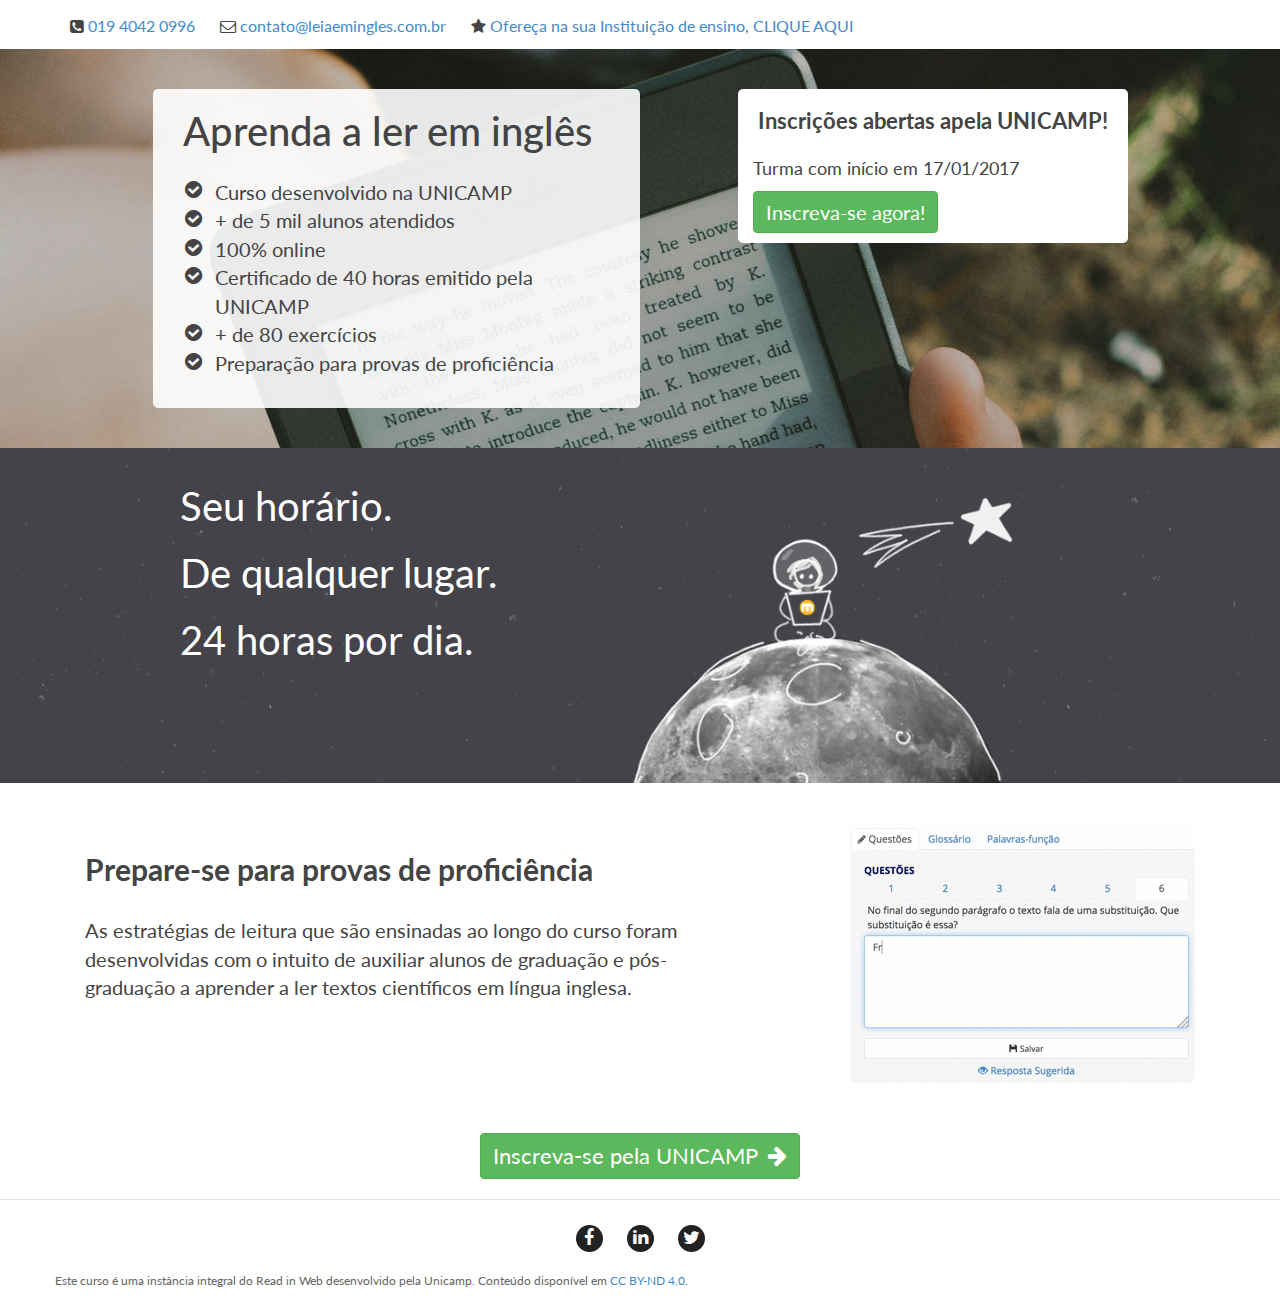
<file: index.html>
<!DOCTYPE html>
<html lang="en">
  <head>
    <meta charset="utf-8">
    <meta http-equiv="X-UA-Compatible" content="IE=edge">
    <meta name="viewport" content="width=device-width, initial-scale=1">
    <title>Leia em inglês</title>
    <link rel="shortcut icon" type="image/png" href="favicon.png"/>
    <link href='https://fonts.googleapis.com/css?family=Lato:400,700' rel='stylesheet' type='text/css'>

    <meta name="description" content="Aprenda a ler em inglês com um curso 100% online desenvolvido na UNICAMP.">
    <meta property="og:title" content="Curso online Leia em Inglês">
    <meta property="og:image" content="https://raw.githubusercontent.com/mupi/leiaemingles/master/img/LeI.png">
    <meta property="og:description" content="Aprenda a ler em inglês com um curso 100% online desenvolvido na UNICAMP.">

    <!-- Bootstrap -->
    <link href="bootstrap/css/bootstrap.min.css" rel="stylesheet">
    <link href="font-awesome-4.1.0/css/font-awesome.min.css" rel="stylesheet">
    <link href="css/classic-10_7.css" rel="stylesheet" type="text/css">

    <link href="css/main.css" rel="stylesheet">

    <!-- HTML5 Shim and Respond.js IE8 support of HTML5 elements and media queries -->
    <!-- WARNING: Respond.js doesn't work if you view the page via file:// -->
    <!--[if lt IE 9]>
      <script src="https://oss.maxcdn.com/libs/html5shiv/3.7.0/html5shiv.js"></script>
      <script src="https://oss.maxcdn.com/libs/respond.js/1.4.2/respond.min.js"></script>
    <![endif]-->

    <!--Start of Zopim Live Chat Script-->
    <script type="text/javascript">
    window.$zopim||(function(d,s){var z=$zopim=function(c){z._.push(c)},$=z.s=
    d.createElement(s),e=d.getElementsByTagName(s)[0];z.set=function(o){z.set.
    _.push(o)};z._=[];z.set._=[];$.async=!0;$.setAttribute("charset","utf-8");
    $.src="//v2.zopim.com/?4FZk1cKhzubV3q8cKtCfWqrzfSGTS4uh";z.t=+new Date;$.
    type="text/javascript";e.parentNode.insertBefore($,e)})(document,"script");
    </script>
    <!--End of Zopim Live Chat Script-->

    <!-- Facebook Pixel Code -->
    <script>
    !function(f,b,e,v,n,t,s){if(f.fbq)return;n=f.fbq=function(){n.callMethod?
    n.callMethod.apply(n,arguments):n.queue.push(arguments)};if(!f._fbq)f._fbq=n;
    n.push=n;n.loaded=!0;n.version='2.0';n.queue=[];t=b.createElement(e);t.async=!0;
    t.src=v;s=b.getElementsByTagName(e)[0];s.parentNode.insertBefore(t,s)}(window,
    document,'script','https://connect.facebook.net/en_US/fbevents.js');

    fbq('init', '214508678965951');
    fbq('track', "PageView");

    function mailChimpBtn() {
      let email = document.getElementById('mce-EMAIL').value;
      window._fbq.push(['track', 'Lead - submitted email to mailchimp',{'email': email}]);
    }

    </script>
    <noscript><img height="1" width="1" style="display:none"
    src="https://www.facebook.com/tr?id=214508678965951&ev=PageView&noscript=1"
    /></noscript>
    <!-- End Facebook Pixel Code -->

  </head>
  <body>
    <!-- facebook like plugin -->
    <div id="fb-root"></div>
    <script>(function(d, s, id) {
      var js, fjs = d.getElementsByTagName(s)[0];
      if (d.getElementById(id)) return;
      js = d.createElement(s); js.id = id;
      js.src = "//connect.facebook.net/en_US/sdk.js#xfbml=1&appId=292772274170801&version=v2.0";
      fjs.parentNode.insertBefore(js, fjs);
    }(document, 'script', 'facebook-jssdk'));</script>
    <!-- end facebook plugin -->

    <nav class="container contact">
      <span><i class="fa fa-phone-square" aria-hidden="true"></i> <a href="tel:+5519404209960">019 4042 0996</a></span>
      <span><i class="fa fa-envelope-o" aria-hidden="true"></i> <a href="mailto:contato@leiaemingles.com.br?subject=Contato%20do%20site">contato@leiaemingles.com.br</a></span>
      <span class="text-uppercase"><i class="fa fa-star" aria-hidden="true"></i> <a href="instituicoes.html">Ofereça na sua Instituição de ensino, CLIQUE AQUI</a></span>
    </nav>
    <div class="first-row">
      <div class="container">
          <div class="row">
              <div class="col-sm-5 col-sm-offset-1 advantages">
                <h1>
                  Aprenda a ler em inglês
                </h1>
                <ul class="fa-ul">
                  <li><i class="fa-li fa fa-check-circle"></i>Curso desenvolvido na UNICAMP</li>
                  <li><i class="fa-li fa fa-check-circle"></i>+ de 5 mil alunos atendidos</li>
                  <li><i class="fa-li fa fa-check-circle"></i>100% online</li>
                  <li><i class="fa-li fa fa-check-circle"></i>Certificado de 40 horas emitido pela UNICAMP</li>
                  <li><i class="fa-li fa fa-check-circle"></i>+ de 80 exercícios</li>
                  <li><i class="fa-li fa fa-check-circle"></i>Preparação para provas de proficiência</li>
                </ul>

                <!-- <img class="img-responsive gif-texto" src="img/texto.gif" alt="texto exemplo"> -->
              </div>
              <section class="col-sm-4  col-sm-offset-1" id="form-subscribe">
                  <h2 class="title text-center">Inscrições abertas apela UNICAMP!</h2>
                  <p>
                    Turma com início em 17/01/2017
                  </p>
                  <p>
                    <a class="btn btn-success" 
                       href="http://www.extecamp.unicamp.br/dados.asp?sigla=%8Eg%D5%C2%5E%E2%DF%97&of=%F7%10%A9">Inscreva-se agora!</a>
                  </p>
              </section>
          </div>
      </div>
    </div>
    <div class="bg-lua">
         <div class="container">
            <div class="col-sm-4 col-sm-offset-1">
                <p>Seu horário.</p>
                <p>De qualquer lugar.</p>
                <p>24 horas por dia.</p>
            </div>
            <div class="col-sm-6">
                <img class="pull-right img-responsive" src="img/lua.png" alt="Mupi logo">
            </div>
        </div>
    </div>
    <div class="container">
        <!-- <div class="row">
            <div class="col-sm-5 col-sm-offset-1">
                <h2 class="title">Curso reconhecido</h2>
                <p>
                  O curso Read in Web foi desenvolvido por uma equipe de professoras da UNICAMP e já atendeu a mais de <strong>5000</strong>
                  alunos!
                </p>
            </div>
            <div class="col-sm-5">
                <h2 class="title">Pratique enquanto aprende</h2>
                <p>
                  O curso possui mais de 80 exercícios para você praticar sua compreensão de textos
                  em inglês.
                </p>
            </div>
        </div> -->
        <div class="row proficiency">
            <section class="col-sm-7">
                <h2 class="title">Prepare-se para provas de proficiência</h2>
                <p>
                  As estratégias de leitura que são ensinadas ao longo do curso
                  foram desenvolvidas com o intuito de auxiliar alunos de graduação
                  e pós-graduação a aprender a ler textos científicos em língua inglesa.
                </p>
            </section>
            <section class="col-sm-5">
                <p class="pull-right">
                    <img class="img-rounded img-responsive" src="img/freud.gif" alt="Questão sendo feita">
                </p>
            </section>
        </div>
        <div class="row text-center enroll">
            <a class="btn btn-success"
                href="http://www.extecamp.unicamp.br/dados.asp?sigla=%8Eg%D5%C2%5E%E2%DF%97&of=%F7%10%A9">Inscreva-se pela UNICAMP
                <i class="fa fa-arrow-right"></i>
            </a>
        </div>
    </div>
    <footer>
        <div class="container">
            <div class="row">
                <ul class="text-center col-lg-12 nav-social-icons">
                  <li>
                    <a class="fb" href="http://www.facebook.com/escolamupi" target="_blank" title="facebook">
                        <i class="fa fa-facebook"></i>
                    </a>
                  </li>
                  <li>
                    <a class="ln" href="http://www.linkedin.com/company/mupi" target="_blank" title="linkedin">
                        <i class="fa fa-linkedin"></i>
                    </a>
                  </li>
                  <li>
                    <a class="tw" href="https://twitter.com/escolamupi" target="_blank" title="twitter">
                        <i class="fa fa-twitter"></i>
                    </a>
                  </li>
                </ul>
                <p class="credits">
                  Este curso é uma instância integral do Read in Web
                  desenvolvido pela Unicamp. Conteúdo disponível em
                  <a href="https://creativecommons.org/licenses/by-nd/4.0/" target="_blank">CC BY-ND 4.0</a>.
                </p>
            </div>
        </div>
    </footer>

    <script src="https://ajax.googleapis.com/ajax/libs/jquery/1.11.0/jquery.min.js"></script>
    <script>
      (function(i,s,o,g,r,a,m){i['GoogleAnalyticsObject']=r;i[r]=i[r]||function(){
      (i[r].q=i[r].q||[]).push(arguments)},i[r].l=1*new Date();a=s.createElement(o),
      m=s.getElementsByTagName(o)[0];a.async=1;a.src=g;m.parentNode.insertBefore(a,m)
      })(window,document,'script','https://www.google-analytics.com/analytics.js','ga');

      ga('create', 'UA-60772693-3', 'auto');
      ga('send', 'pageview');

    </script>
  </body>
</html>
</file>
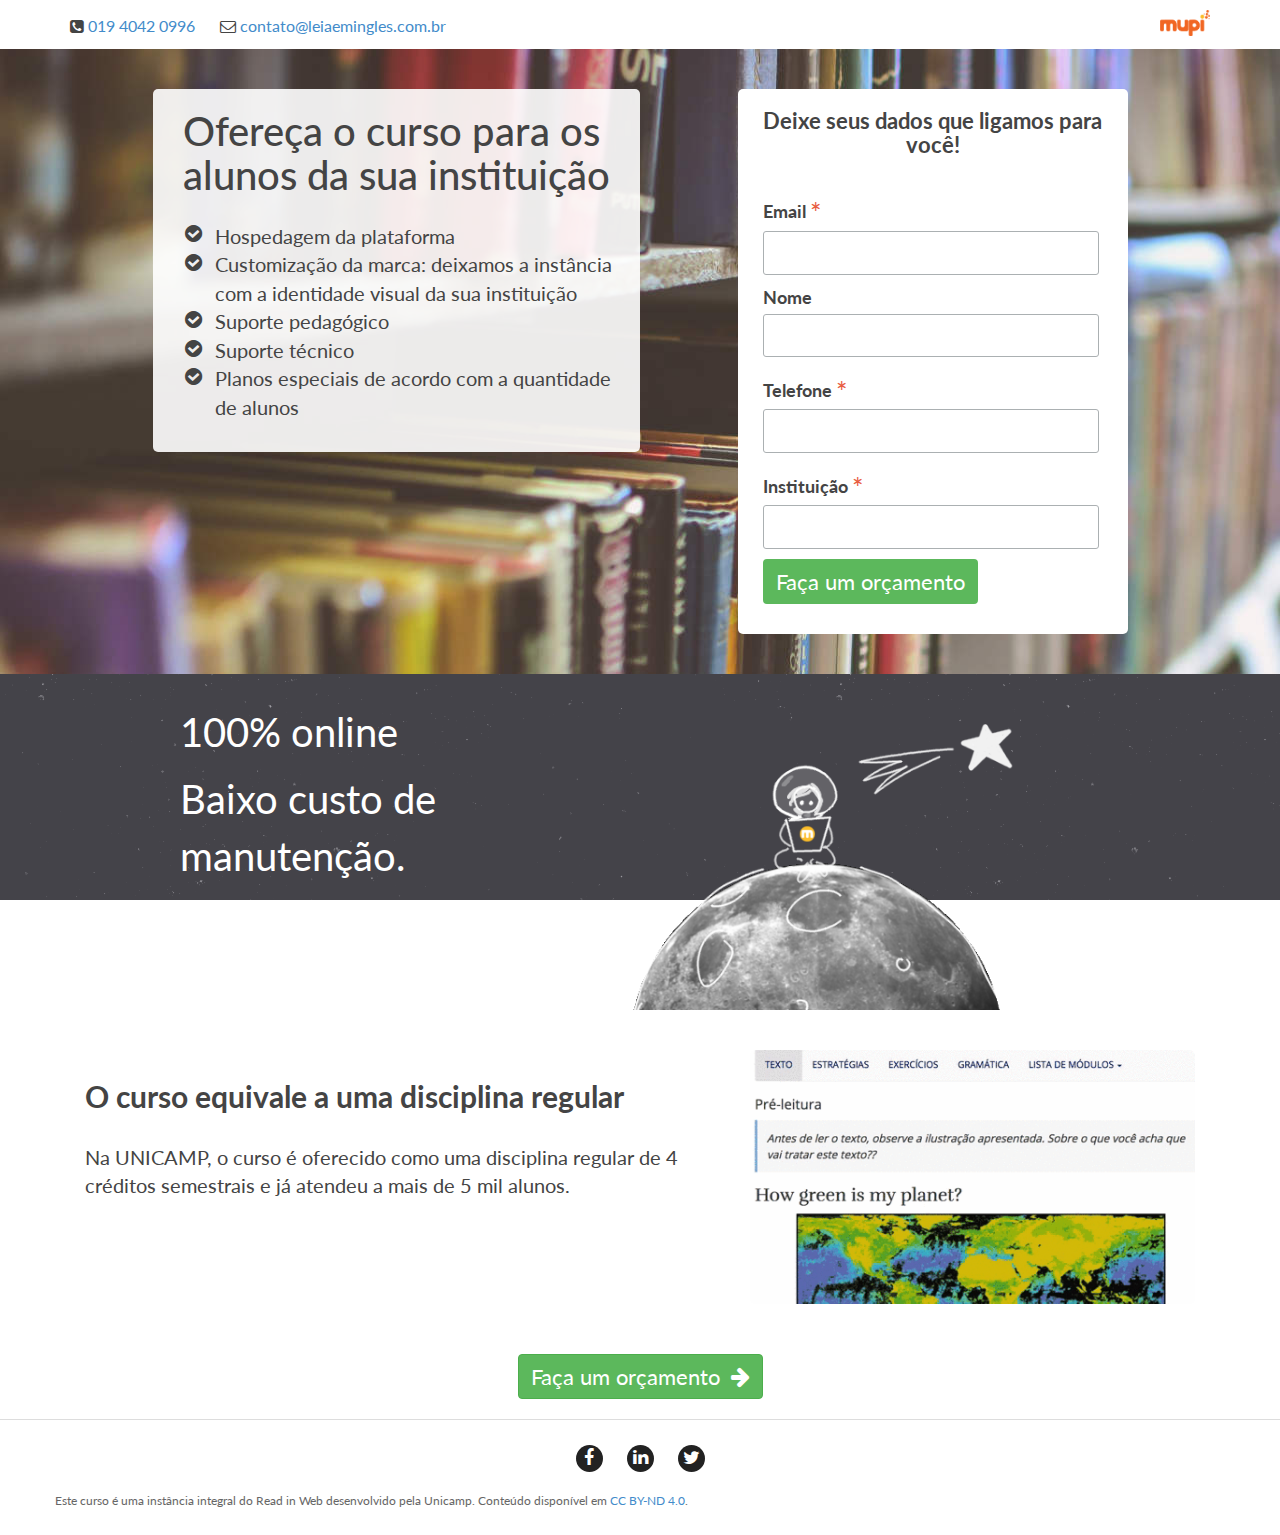
<file: instituicoes.html>
<!DOCTYPE html>
<html lang="en">
  <head>
    <meta charset="utf-8">
    <meta http-equiv="X-UA-Compatible" content="IE=edge">
    <meta name="viewport" content="width=device-width, initial-scale=1">
    <title>Leia em inglês</title>
    <link rel="shortcut icon" type="image/png" href="favicon.png"/>
    <link href='https://fonts.googleapis.com/css?family=Lato:400,700' rel='stylesheet' type='text/css'>
    <!-- Bootstrap -->
    <link href="bootstrap/css/bootstrap.min.css" rel="stylesheet">
    <link href="font-awesome-4.1.0/css/font-awesome.min.css" rel="stylesheet">
    <link href="css/classic-10_7.css" rel="stylesheet" type="text/css">
    <link href="css/main.css" rel="stylesheet">

    <!-- HTML5 Shim and Respond.js IE8 support of HTML5 elements and media queries -->
    <!-- WARNING: Respond.js doesn't work if you view the page via file:// -->
    <!--[if lt IE 9]>
      <script src="https://oss.maxcdn.com/libs/html5shiv/3.7.0/html5shiv.js"></script>
      <script src="https://oss.maxcdn.com/libs/respond.js/1.4.2/respond.min.js"></script>
    <![endif]-->

    <!--Start of Zopim Live Chat Script-->
    <script type="text/javascript">
    window.$zopim||(function(d,s){var z=$zopim=function(c){z._.push(c)},$=z.s=
    d.createElement(s),e=d.getElementsByTagName(s)[0];z.set=function(o){z.set.
    _.push(o)};z._=[];z.set._=[];$.async=!0;$.setAttribute("charset","utf-8");
    $.src="//v2.zopim.com/?4FZk1cKhzubV3q8cKtCfWqrzfSGTS4uh";z.t=+new Date;$.
    type="text/javascript";e.parentNode.insertBefore($,e)})(document,"script");
    </script>
    <!--End of Zopim Live Chat Script-->

    <!-- Facebook Pixel Code -->
    <script>
    !function(f,b,e,v,n,t,s){if(f.fbq)return;n=f.fbq=function(){n.callMethod?
    n.callMethod.apply(n,arguments):n.queue.push(arguments)};if(!f._fbq)f._fbq=n;
    n.push=n;n.loaded=!0;n.version='2.0';n.queue=[];t=b.createElement(e);t.async=!0;
    t.src=v;s=b.getElementsByTagName(e)[0];s.parentNode.insertBefore(t,s)}(window,
    document,'script','https://connect.facebook.net/en_US/fbevents.js');

    fbq('init', '214508678965951');
    fbq('track', "PageView");

    function mailChimpBtn() {
      let email = document.getElementById('mce-EMAIL').value;
      window._fbq.push(['track', 'Lead - submitted email to mailchimp',{'email': email}]);
    }

    </script>
    <noscript><img height="1" width="1" style="display:none"
    src="https://www.facebook.com/tr?id=214508678965951&ev=PageView&noscript=1"
    /></noscript>
    <!-- End Facebook Pixel Code -->

  </head>
  <body>
    <!-- facebook like plugin -->
    <div id="fb-root"></div>
    <script>(function(d, s, id) {
      var js, fjs = d.getElementsByTagName(s)[0];
      if (d.getElementById(id)) return;
      js = d.createElement(s); js.id = id;
      js.src = "//connect.facebook.net/en_US/sdk.js#xfbml=1&appId=292772274170801&version=v2.0";
      fjs.parentNode.insertBefore(js, fjs);
    }(document, 'script', 'facebook-jssdk'));</script>
    <!-- end facebook plugin -->

    <nav class="container contact">
      <span><i class="fa fa-phone-square" aria-hidden="true"></i> <a href="tel:+5519404209960">019 4042 0996</a></span>
      <span><i class="fa fa-envelope-o" aria-hidden="true"></i> <a href="mailto:contato@leiaemingles.com.br?subject=Contato%20do%20site">contato@leiaemingles.com.br</a></span>
      <a href="http://escolamupi.com.br" target="_blank"><img class="logo pull-right" src="img/logo.png" alt="Mupi logo"></a>
    </nav>
    <div class="first-row institution">
      <div class="container">
          <div class="row">
              <div class="col-sm-5 col-sm-offset-1 advantages">
                <h1>
                  Ofereça o curso para os alunos da sua instituição
                </h1>
                <ul class="fa-ul">
                  <li><i class="fa-li fa fa-check-circle"></i>Hospedagem da plataforma</li>
                  <li><i class="fa-li fa fa-check-circle"></i>Customização da marca: deixamos a instância com a
                  identidade visual da sua instituição</li>
                  <li><i class="fa-li fa fa-check-circle"></i>Suporte pedagógico</li>
                  <li><i class="fa-li fa fa-check-circle"></i>Suporte técnico</li>
                  <li><i class="fa-li fa fa-check-circle"></i>Planos especiais de acordo com a quantidade de alunos</li>
                </ul>

                <!-- <img class="img-responsive gif-texto" src="img/texto.gif" alt="texto exemplo"> -->
              </div>
              <section class="col-sm-4  col-sm-offset-1" id="form-subscribe">
                  <h2 class="title text-center">Deixe seus dados que ligamos para você!</h2>
                  <p class="pull-right">
                    <!-- Begin MailChimp Signup Form -->
                    <style type="text/css">
                      #mc_embed_signup{background:#fff; clear:left;}
                      #mc_embed_signup .button{background-color: #5cb85c; padding: 0.2em 0.5em; border: solid 2px #5cb85c;font-size:1.2em;height: auto;}
                      #mc_embed_signup .button:hover{border-color: #47a447; background-color: #3ac162;}
                    	/* Add your own MailChimp form style overrides in your site stylesheet or in this style block.
                    	   We recommend moving this block and the preceding CSS link to the HEAD of your HTML file. */
                    </style>
                    <div id="mc_embed_signup">
                    <form action="//leiaemingles.us13.list-manage.com/subscribe/post?u=cdffa742756184bce095fb718&amp;id=77367e92f3" method="post" id="mc-embedded-subscribe-form" name="mc-embedded-subscribe-form" class="validate" target="_blank" novalidate>
                        <div id="mc_embed_signup_scroll">
                    <div class="mc-field-group">
                    	<label for="mce-EMAIL">Email  <span class="asterisk">*</span>
                    </label>
                    	<input type="email" value="" name="EMAIL" class="required email" id="mce-EMAIL">
                    </div>
                    <div class="mc-field-group">
                    	<label for="mce-FNAME">Nome </label>
                    	<input type="text" value="" name="FNAME" class="" id="mce-FNAME">
                    </div>
                    <div class="mc-field-group">
                    	<label for="mce-PHONE">Telefone  <span class="asterisk">*</span>
                    </label>
                    	<input type="text" value="" name="PHONE" class="required" id="mce-PHONE">
                    </div>
                    <div class="mc-field-group">
                    	<label for="mce-INST">Instituição  <span class="asterisk">*</span>
                    </label>
                    	<input type="text" value="" name="INST" class="required" id="mce-INST">
                    </div>
                    	<div id="mce-responses" class="clear">
                    		<div class="response" id="mce-error-response" style="display:none"></div>
                    		<div class="response" id="mce-success-response" style="display:none"></div>
                    	</div>    <!-- real people should not fill this in and expect good things - do not remove this or risk form bot signups-->
                        <div style="position: absolute; left: -5000px;" aria-hidden="true"><input type="text" name="b_cdffa742756184bce095fb718_77367e92f3" tabindex="-1" value=""></div>
                        <div class="clear"><input type="submit" value="Faça um orçamento" name="subscribe" id="mc-embedded-subscribe" class="button"></div>
                        </div>
                    </form>
                    </div>
                    <script type='text/javascript' src='//s3.amazonaws.com/downloads.mailchimp.com/js/mc-validate.js'></script><script type='text/javascript'>(function($) {window.fnames = new Array(); window.ftypes = new Array();fnames[0]='EMAIL';ftypes[0]='email';fnames[1]='FNAME';ftypes[1]='text';fnames[3]='PHONE';ftypes[3]='text';fnames[2]='INST';ftypes[2]='text'; /**
                     * Translated default messages for the $ validation plugin.
                     * Locale: PT_PT
                     */
                    $.extend($.validator.messages, {
                    	required: "Campo de preenchimento obrigat&oacute;rio.",
                    	remote: "Por favor, corrija este campo.",
                    	email: "Por favor, introduza um endere&ccedil;o eletr&oacute;nico v&aacute;lido.",
                    	url: "Por favor, introduza um URL v&aacute;lido.",
                    	date: "Por favor, introduza uma data v&aacute;lida.",
                    	dateISO: "Por favor, introduza uma data v&aacute;lida (ISO).",
                    	number: "Por favor, introduza um n&uacute;mero v&aacute;lido.",
                    	digits: "Por favor, introduza apenas d&iacute;gitos.",
                    	creditcard: "Por favor, introduza um n&uacute;mero de cart&atilde;o de cr&eacute;dito v&aacute;lido.",
                    	equalTo: "Por favor, introduza de novo o mesmo valor.",
                    	accept: "Por favor, introduza um ficheiro com uma extens&atilde;o v&aacute;lida.",
                    	maxlength: $.validator.format("Por favor, n&atilde;o introduza mais do que {0} caracteres."),
                    	minlength: $.validator.format("Por favor, introduza pelo menos {0} caracteres."),
                    	rangelength: $.validator.format("Por favor, introduza entre {0} e {1} caracteres."),
                    	range: $.validator.format("Por favor, introduza um valor entre {0} e {1}."),
                    	max: $.validator.format("Por favor, introduza um valor menor ou igual a {0}."),
                    	min: $.validator.format("Por favor, introduza um valor maior ou igual a {0}.")
                    });}(jQuery));var $mcj = jQuery.noConflict(true);</script>
                    <!--End mc_embed_signup-->
                  </p>
              </section>
          </div>
      </div>
    </div>
    <div class="bg-lua">
         <div class="container">
            <div class="col-sm-4 col-sm-offset-1">
                <p>100% online</p>
                <p>Baixo custo de manutenção.</p>
                <p>24 horas por dia.</p>
            </div>
            <div class="col-sm-6">
                <img class="pull-right img-responsive" src="img/lua.png" alt="Mupi logo">
            </div>
        </div>
    </div>
    <div class="container">
        <div class="row proficiency">
            <section class="col-sm-7">
                <h2 class="title">O curso equivale a uma disciplina regular</h2>
                <p>
                  Na UNICAMP, o curso é oferecido como uma disciplina regular de 4 créditos semestrais e já
                  atendeu a mais de 5 mil alunos.
                </p>
            </section>
            <section class="col-sm-5">
                <p class="pull-right">
                    <img class="img-rounded img-responsive" src="img/texto.gif" alt="Questão sendo feita">
                </p>
            </section>
        </div>
        <div class="row text-center enroll">
            <a class="btn btn-success"
                href="#form-subscribe">Faça um orçamento
                <i class="fa fa-arrow-right"></i>
            </a>
        </div>
    </div>
    <footer>
        <div class="container">
            <div class="row">
                <ul class="text-center col-lg-12 nav-social-icons">
                  <li>
                    <a class="fb" href="http://www.facebook.com/escolamupi" target="_blank" title="facebook">
                        <i class="fa fa-facebook"></i>
                    </a>
                  </li>
                  <li>
                    <a class="ln" href="http://www.linkedin.com/company/mupi" target="_blank" title="linkedin">
                        <i class="fa fa-linkedin"></i>
                    </a>
                  </li>
                  <li>
                    <a class="tw" href="https://twitter.com/escolamupi" target="_blank" title="twitter">
                        <i class="fa fa-twitter"></i>
                    </a>
                  </li>
                </ul>
                <p class="credits">
                  Este curso é uma instância integral do Read in Web
                  desenvolvido pela Unicamp. Conteúdo disponível em
                  <a href="https://creativecommons.org/licenses/by-nd/4.0/" target="_blank">CC BY-ND 4.0</a>.
                </p>
            </div>
        </div>
    </footer>

    <script src="https://ajax.googleapis.com/ajax/libs/jquery/1.11.0/jquery.min.js"></script>
    <script>
      (function(i,s,o,g,r,a,m){i['GoogleAnalyticsObject']=r;i[r]=i[r]||function(){
      (i[r].q=i[r].q||[]).push(arguments)},i[r].l=1*new Date();a=s.createElement(o),
      m=s.getElementsByTagName(o)[0];a.async=1;a.src=g;m.parentNode.insertBefore(a,m)
      })(window,document,'script','https://www.google-analytics.com/analytics.js','ga');

      ga('create', 'UA-60772693-3', 'auto');
      ga('send', 'pageview');

    </script>
  </body>
</html>
</file>
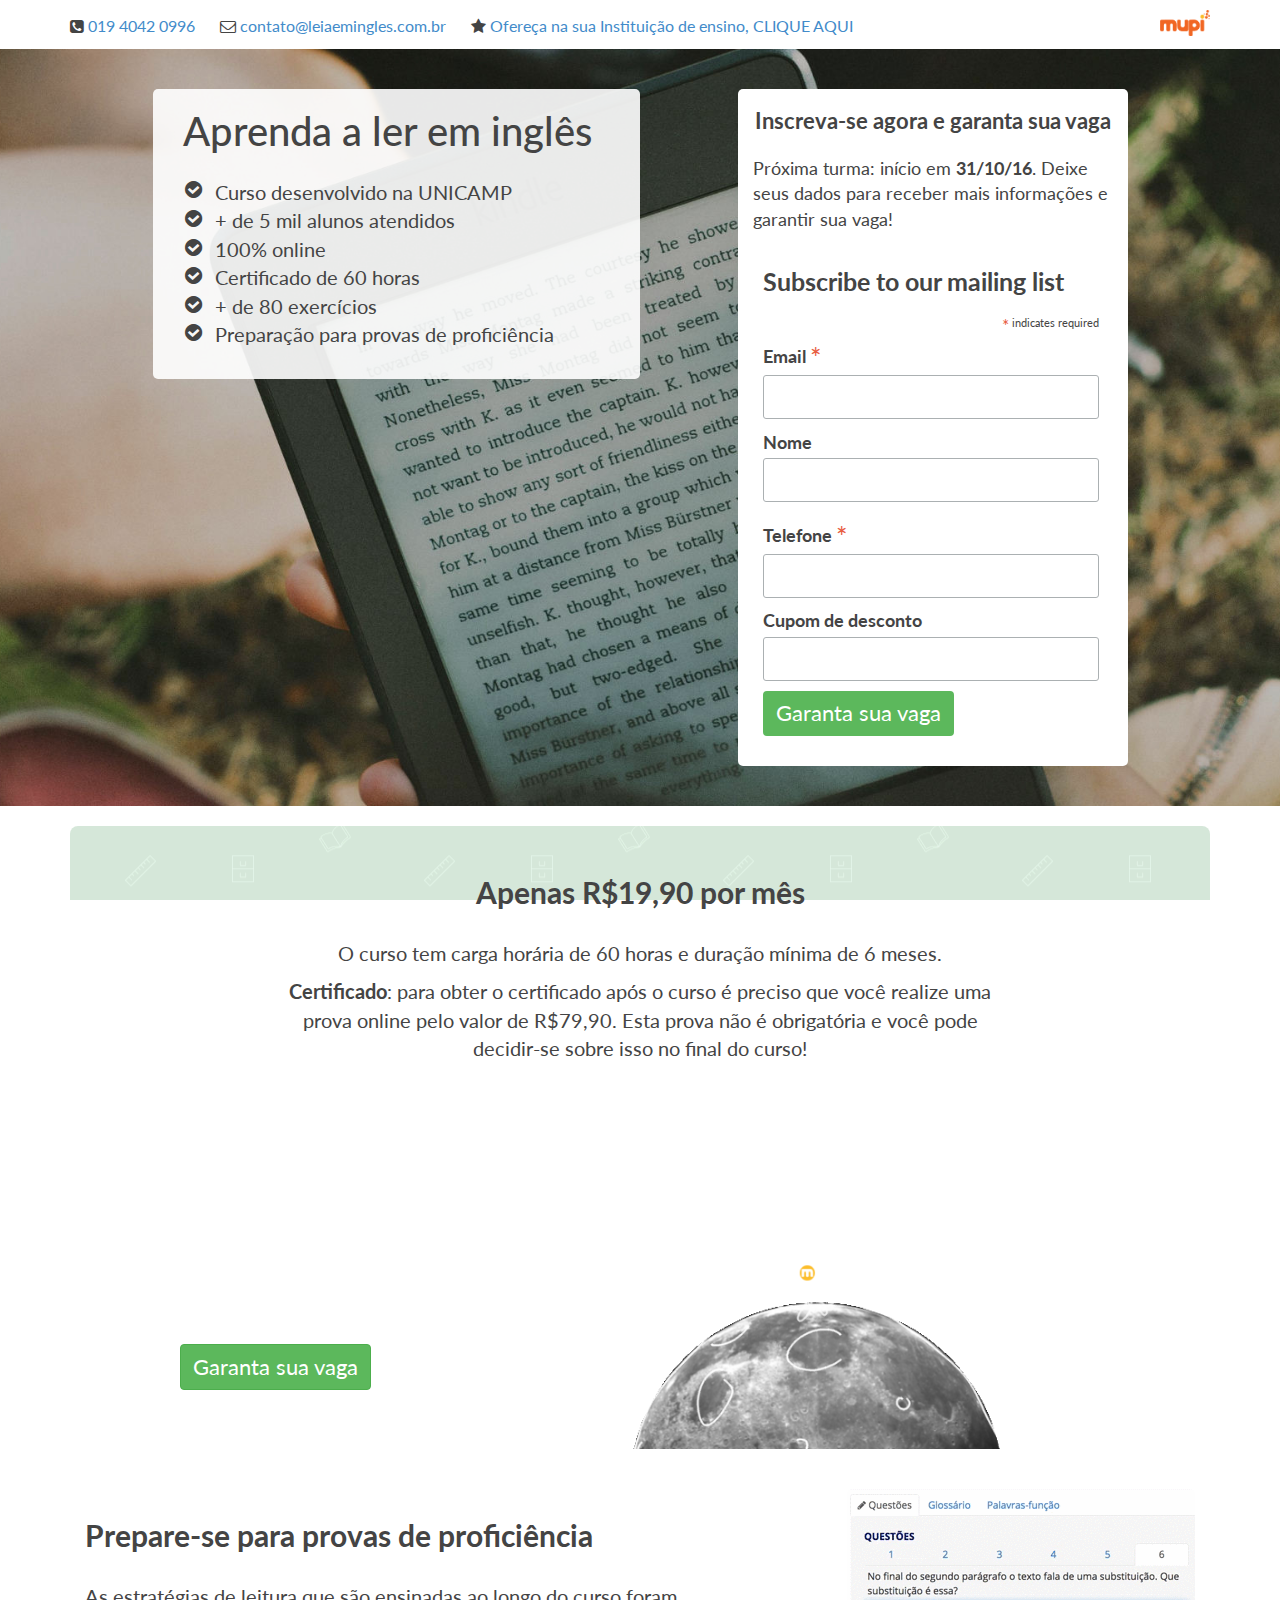
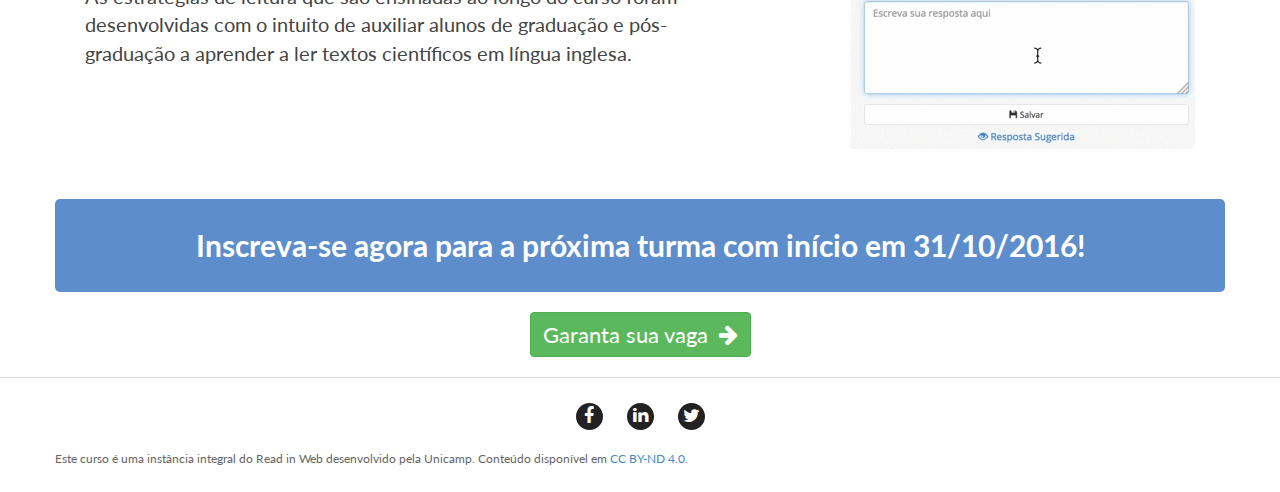
<file: multi.html>
<!DOCTYPE html>
<html lang="en">
  <head>
    <meta charset="utf-8">
    <meta http-equiv="X-UA-Compatible" content="IE=edge">
    <meta name="viewport" content="width=device-width, initial-scale=1">
    <title>Leia em inglês</title>
    <link rel="shortcut icon" type="image/png" href="favicon.png"/>
    <link href='https://fonts.googleapis.com/css?family=Lato:400,700' rel='stylesheet' type='text/css'>

    <meta name="description" content="Aprenda a ler em inglês com um curso 100% online desenvolvido na UNICAMP.">
    <meta property="og:title" content="Curso online Leia em Inglês">
    <meta property="og:image" content="https://raw.githubusercontent.com/mupi/leiaemingles/master/img/LeI.png">
    <meta property="og:description" content="Aprenda a ler em inglês com um curso 100% online desenvolvido na UNICAMP.">

    <!-- Bootstrap -->
    <link href="bootstrap/css/bootstrap.min.css" rel="stylesheet">
    <link href="font-awesome-4.1.0/css/font-awesome.min.css" rel="stylesheet">
    <link href="css/classic-10_7.css" rel="stylesheet" type="text/css">

    <link href="css/main.css" rel="stylesheet">

    <!-- HTML5 Shim and Respond.js IE8 support of HTML5 elements and media queries -->
    <!-- WARNING: Respond.js doesn't work if you view the page via file:// -->
    <!--[if lt IE 9]>
      <script src="https://oss.maxcdn.com/libs/html5shiv/3.7.0/html5shiv.js"></script>
      <script src="https://oss.maxcdn.com/libs/respond.js/1.4.2/respond.min.js"></script>
    <![endif]-->

    <!--Start of Zopim Live Chat Script-->
    <script type="text/javascript">
    window.$zopim||(function(d,s){var z=$zopim=function(c){z._.push(c)},$=z.s=
    d.createElement(s),e=d.getElementsByTagName(s)[0];z.set=function(o){z.set.
    _.push(o)};z._=[];z.set._=[];$.async=!0;$.setAttribute("charset","utf-8");
    $.src="//v2.zopim.com/?4FZk1cKhzubV3q8cKtCfWqrzfSGTS4uh";z.t=+new Date;$.
    type="text/javascript";e.parentNode.insertBefore($,e)})(document,"script");
    </script>
    <!--End of Zopim Live Chat Script-->

    <!-- Facebook Pixel Code -->
    <script>
    !function(f,b,e,v,n,t,s){if(f.fbq)return;n=f.fbq=function(){n.callMethod?
    n.callMethod.apply(n,arguments):n.queue.push(arguments)};if(!f._fbq)f._fbq=n;
    n.push=n;n.loaded=!0;n.version='2.0';n.queue=[];t=b.createElement(e);t.async=!0;
    t.src=v;s=b.getElementsByTagName(e)[0];s.parentNode.insertBefore(t,s)}(window,
    document,'script','https://connect.facebook.net/en_US/fbevents.js');

    fbq('init', '214508678965951');
    fbq('track', "PageView");

    function mailChimpBtn() {
      let email = document.getElementById('mce-EMAIL').value;
      window._fbq.push(['track', 'Lead - submitted email to mailchimp',{'email': email}]);
    }

    </script>
    <noscript><img height="1" width="1" style="display:none"
    src="https://www.facebook.com/tr?id=214508678965951&ev=PageView&noscript=1"
    /></noscript>
    <!-- End Facebook Pixel Code -->

  </head>
  <body>
    <!-- facebook like plugin -->
    <div id="fb-root"></div>
    <script>(function(d, s, id) {
      var js, fjs = d.getElementsByTagName(s)[0];
      if (d.getElementById(id)) return;
      js = d.createElement(s); js.id = id;
      js.src = "//connect.facebook.net/en_US/sdk.js#xfbml=1&appId=292772274170801&version=v2.0";
      fjs.parentNode.insertBefore(js, fjs);
    }(document, 'script', 'facebook-jssdk'));</script>
    <!-- end facebook plugin -->

    <nav class="container contact">
      <span><i class="fa fa-phone-square" aria-hidden="true"></i> <a href="tel:+5519404209960">019 4042 0996</a></span>
      <span><i class="fa fa-envelope-o" aria-hidden="true"></i> <a href="mailto:contato@leiaemingles.com.br?subject=Contato%20do%20site">contato@leiaemingles.com.br</a></span>
      <span class="text-uppercase"><i class="fa fa-star" aria-hidden="true"></i> <a href="instituicoes.html">Ofereça na sua Instituição de ensino, CLIQUE AQUI</a></span>
      <a href="http://escolamupi.com.br" target="_blank"><img class="logo pull-right" src="img/logo.png" alt="Mupi logo"></a>
    </nav>
    <div class="first-row">
      <div class="container">
          <div class="row">
              <div class="col-sm-5 col-sm-offset-1 advantages">
                <h1>
                  Aprenda a ler em inglês
                </h1>
                <ul class="fa-ul">
                  <li><i class="fa-li fa fa-check-circle"></i>Curso desenvolvido na UNICAMP</li>
                  <li><i class="fa-li fa fa-check-circle"></i>+ de 5 mil alunos atendidos</li>
                  <li><i class="fa-li fa fa-check-circle"></i>100% online</li>
                  <li><i class="fa-li fa fa-check-circle"></i>Certificado de 60 horas</li>
                  <li><i class="fa-li fa fa-check-circle"></i>+ de 80 exercícios</li>
                  <li><i class="fa-li fa fa-check-circle"></i>Preparação para provas de proficiência</li>
                </ul>

                <!-- <img class="img-responsive gif-texto" src="img/texto.gif" alt="texto exemplo"> -->
              </div>
              <section class="col-sm-4  col-sm-offset-1" id="form-subscribe">
                  <h2 class="title text-center">Inscreva-se agora e garanta sua vaga</h2>
                  <p>
                    Próxima turma: início em <strong>31/10/16</strong>. Deixe seus dados para receber
                    mais informações e garantir sua vaga!
                  </p>
                  <p class="pull-right">
                    <!-- Begin MailChimp Signup Form -->
                    <link href="//cdn-images.mailchimp.com/embedcode/classic-10_7.css" rel="stylesheet" type="text/css">
                    <style type="text/css">
                    #mc_embed_signup{background:#fff; clear:left;}
                    #mc_embed_signup .button{background-color: #5cb85c; padding: 0.2em 0.5em; border: solid 2px #5cb85c;font-size:1.2em;height: auto;}
                    #mc_embed_signup .button:hover{border-color: #47a447; background-color: #3ac162;}
                    /* Add your own MailChimp form style overrides in your site stylesheet or in this style block.
                       We recommend moving this block and the preceding CSS link to the HEAD of your HTML file. */
                    </style>
                    <div id="mc_embed_signup">
                    <form action="//leiaemingles.us13.list-manage.com/subscribe/post?u=cdffa742756184bce095fb718&amp;id=d28511924b" method="post" id="mc-embedded-subscribe-form" name="mc-embedded-subscribe-form" class="validate" target="_blank" novalidate>
                        <div id="mc_embed_signup_scroll">
                    	<h2>Subscribe to our mailing list</h2>
                    <div class="indicates-required"><span class="asterisk">*</span> indicates required</div>
                    <div class="mc-field-group">
                    	<label for="mce-EMAIL">Email  <span class="asterisk">*</span>
                    </label>
                    	<input type="email" value="" name="EMAIL" class="required email" id="mce-EMAIL">
                    </div>
                    <div class="mc-field-group">
                    	<label for="mce-FNAME">Nome </label>
                    	<input type="text" value="" name="FNAME" class="" id="mce-FNAME">
                    </div>
                    <div class="mc-field-group">
                    	<label for="mce-PHONE">Telefone  <span class="asterisk">*</span>
                    </label>
                    	<input type="text" value="" name="PHONE" class="required" id="mce-PHONE">
                    </div>
                    <div class="mc-field-group">
                    	<label for="mce-CUPOM">Cupom de desconto </label>
                    	<input type="text" value="" name="CUPOM" class="" id="mce-CUPOM">
                    </div>
                    	<div id="mce-responses" class="clear">
                    		<div class="response" id="mce-error-response" style="display:none"></div>
                    		<div class="response" id="mce-success-response" style="display:none"></div>
                    	</div>    <!-- real people should not fill this in and expect good things - do not remove this or risk form bot signups-->
                        <div style="position: absolute; left: -5000px;" aria-hidden="true"><input type="text" name="b_cdffa742756184bce095fb718_d28511924b" tabindex="-1" value=""></div>
                        <div class="clear"><input type="submit" value="Garanta sua vaga" name="subscribe" id="mc-embedded-subscribe" class="button"></div>
                        </div>
                    </form>
                    </div>
                    <script type='text/javascript' src='//s3.amazonaws.com/downloads.mailchimp.com/js/mc-validate.js'></script><script type='text/javascript'>(function($) {window.fnames = new Array(); window.ftypes = new Array();fnames[0]='EMAIL';ftypes[0]='email';fnames[1]='FNAME';ftypes[1]='text';fnames[3]='PHONE';ftypes[3]='text';fnames[2]='CUPOM';ftypes[2]='text'; /**
                     * Translated default messages for the $ validation plugin.
                     * Locale: PT_PT
                     */
                    $.extend($.validator.messages, {
                    	required: "Campo de preenchimento obrigat&oacute;rio.",
                    	remote: "Por favor, corrija este campo.",
                    	email: "Por favor, introduza um endere&ccedil;o eletr&oacute;nico v&aacute;lido.",
                    	url: "Por favor, introduza um URL v&aacute;lido.",
                    	date: "Por favor, introduza uma data v&aacute;lida.",
                    	dateISO: "Por favor, introduza uma data v&aacute;lida (ISO).",
                    	number: "Por favor, introduza um n&uacute;mero v&aacute;lido.",
                    	digits: "Por favor, introduza apenas d&iacute;gitos.",
                    	creditcard: "Por favor, introduza um n&uacute;mero de cart&atilde;o de cr&eacute;dito v&aacute;lido.",
                    	equalTo: "Por favor, introduza de novo o mesmo valor.",
                    	accept: "Por favor, introduza um ficheiro com uma extens&atilde;o v&aacute;lida.",
                    	maxlength: $.validator.format("Por favor, n&atilde;o introduza mais do que {0} caracteres."),
                    	minlength: $.validator.format("Por favor, introduza pelo menos {0} caracteres."),
                    	rangelength: $.validator.format("Por favor, introduza entre {0} e {1} caracteres."),
                    	range: $.validator.format("Por favor, introduza um valor entre {0} e {1}."),
                    	max: $.validator.format("Por favor, introduza um valor menor ou igual a {0}."),
                    	min: $.validator.format("Por favor, introduza um valor maior ou igual a {0}.")
                    });}(jQuery));var $mcj = jQuery.noConflict(true);</script>
                    <!--End mc_embed_signup-->
                  </p>
              </section>
          </div>
      </div>
    </div>
    <div class="container">
      <div class="row awards">
           <section class="col-sm-8 col-sm-offset-2 text-center">
              <h2 class="title">Apenas R$19,90 por mês</h2>
              <p>
                O curso tem carga horária de 60 horas e duração mínima de 6 meses.
              </p>
              <p>
                <strong>Certificado</strong>: para obter o certificado após o curso é preciso
                que você realize uma prova online pelo valor de R$79,90.
                Esta prova não é obrigatória e você pode decidir-se sobre isso no final do curso!
              </p>
          </section>
      </div>
    </div>
    <div class="bg-lua">
         <div class="container">
            <div class="col-sm-4 col-sm-offset-1">
                <p>Seu horário.</p>
                <p>De qualquer lugar.</p>
                <p>24 horas por dia.</p>
                <a class="btn btn-success" href="#form-subscribe">Garanta sua vaga</a>
            </div>
            <div class="col-sm-6">
                <img class="pull-right img-responsive" src="img/lua.png" alt="Mupi logo">
            </div>
        </div>
    </div>
    <div class="container">
        <!-- <div class="row">
            <div class="col-sm-5 col-sm-offset-1">
                <h2 class="title">Curso reconhecido</h2>
                <p>
                  O curso Read in Web foi desenvolvido por uma equipe de professoras da UNICAMP e já atendeu a mais de <strong>5000</strong>
                  alunos!
                </p>
            </div>
            <div class="col-sm-5">
                <h2 class="title">Pratique enquanto aprende</h2>
                <p>
                  O curso possui mais de 80 exercícios para você praticar sua compreensão de textos
                  em inglês.
                </p>
            </div>
        </div> -->
        <div class="row proficiency">
            <section class="col-sm-7">
                <h2 class="title">Prepare-se para provas de proficiência</h2>
                <p>
                  As estratégias de leitura que são ensinadas ao longo do curso
                  foram desenvolvidas com o intuito de auxiliar alunos de graduação
                  e pós-graduação a aprender a ler textos científicos em língua inglesa.
                </p>
            </section>
            <section class="col-sm-5">
                <p class="pull-right">
                    <img class="img-rounded img-responsive" src="img/freud.gif" alt="Questão sendo feita">
                </p>
            </section>
        </div>
        <div class="row success-banner" id="turmas">
            <!-- <i class="fa fa-globe"
                data-1600="opacity: 0;"
                data-1690="opacity: 1;"
                ></i> -->
            <h2 class="title text-center">Inscreva-se agora para a próxima turma com
              início em 31/10/2016!</h2>
        </div>
        <div class="row text-center enroll">
            <a class="btn btn-success"
                href="#form-subscribe">Garanta sua vaga
                <i class="fa fa-arrow-right"></i>
            </a>
        </div>
    </div>
    <footer>
        <div class="container">
            <div class="row">
                <ul class="text-center col-lg-12 nav-social-icons">
                  <li>
                    <a class="fb" href="http://www.facebook.com/escolamupi" target="_blank" title="facebook">
                        <i class="fa fa-facebook"></i>
                    </a>
                  </li>
                  <li>
                    <a class="ln" href="http://www.linkedin.com/company/mupi" target="_blank" title="linkedin">
                        <i class="fa fa-linkedin"></i>
                    </a>
                  </li>
                  <li>
                    <a class="tw" href="https://twitter.com/escolamupi" target="_blank" title="twitter">
                        <i class="fa fa-twitter"></i>
                    </a>
                  </li>
                </ul>
                <p class="credits">
                  Este curso é uma instância integral do Read in Web
                  desenvolvido pela Unicamp. Conteúdo disponível em
                  <a href="https://creativecommons.org/licenses/by-nd/4.0/" target="_blank">CC BY-ND 4.0</a>.
                </p>
            </div>
        </div>
    </footer>

    <script src="https://ajax.googleapis.com/ajax/libs/jquery/1.11.0/jquery.min.js"></script>
    <script>
      (function(i,s,o,g,r,a,m){i['GoogleAnalyticsObject']=r;i[r]=i[r]||function(){
      (i[r].q=i[r].q||[]).push(arguments)},i[r].l=1*new Date();a=s.createElement(o),
      m=s.getElementsByTagName(o)[0];a.async=1;a.src=g;m.parentNode.insertBefore(a,m)
      })(window,document,'script','https://www.google-analytics.com/analytics.js','ga');

      ga('create', 'UA-60772693-3', 'auto');
      ga('send', 'pageview');

    </script>
  </body>
</html>
</file>
<file: css/classic-10_7.css>
/* MailChimp Form Embed Code - Classic - 12/17/2015 v10.7 */
#mc_embed_signup form {display:block; position:relative; text-align:left; padding:10px 0 10px 3%}
#mc_embed_signup h2 {font-weight:bold; padding:0; margin:15px 0; font-size:1.4em;}
#mc_embed_signup input {border: 1px solid #ABB0B2; -webkit-border-radius: 3px; -moz-border-radius: 3px; border-radius: 3px;}
#mc_embed_signup input[type=checkbox]{-webkit-appearance:checkbox;}
#mc_embed_signup input[type=radio]{-webkit-appearance:radio;}
#mc_embed_signup input:focus {border-color:#333;}
#mc_embed_signup .button {clear:both; background-color: #aaa; border: 0 none; border-radius:4px; transition: all 0.23s ease-in-out 0s; color: #FFFFFF; cursor: pointer; display: inline-block; font-size:15px; font-weight: normal; height: 32px; line-height: 32px; margin: 0 5px 10px 0; padding: 0 22px; text-align: center; text-decoration: none; vertical-align: top; white-space: nowrap; width: auto;}
#mc_embed_signup .button:hover {background-color:#777;}
#mc_embed_signup .small-meta {font-size: 11px;}
#mc_embed_signup .nowrap {white-space:nowrap;}

#mc_embed_signup .mc-field-group {clear:left; position:relative; width:96%; padding-bottom:3%; min-height:50px;}
#mc_embed_signup .size1of2 {clear:none; float:left; display:inline-block; width:46%; margin-right:4%;}
* html #mc_embed_signup .size1of2 {margin-right:2%; /* Fix for IE6 double margins. */}
#mc_embed_signup .mc-field-group label {display:block; margin-bottom:3px;}
#mc_embed_signup .mc-field-group input {display:block; width:100%; padding:8px 0; text-indent:2%;}
#mc_embed_signup .mc-field-group select {display:inline-block; width:99%; padding:5px 0; margin-bottom:2px;}

#mc_embed_signup .datefield, #mc_embed_signup .phonefield-us{padding:5px 0;}
#mc_embed_signup .datefield input, #mc_embed_signup .phonefield-us input{display:inline; width:60px; margin:0 2px; letter-spacing:1px; text-align:center; padding:5px 0 2px 0;}
#mc_embed_signup .phonefield-us .phonearea input, #mc_embed_signup .phonefield-us .phonedetail1 input{width:40px;}
#mc_embed_signup .datefield .monthfield input, #mc_embed_signup .datefield .dayfield input{width:30px;}
#mc_embed_signup .datefield label, #mc_embed_signup .phonefield-us label{display:none;}

#mc_embed_signup .indicates-required {text-align:right; font-size:11px; margin-right:4%;}
#mc_embed_signup .asterisk {color:#e85c41; font-size:150%; font-weight:normal; position:relative; top:5px;}     
#mc_embed_signup .clear {clear:both;}

#mc_embed_signup .mc-field-group.input-group ul {margin:0; padding:5px 0; list-style:none;}
#mc_embed_signup .mc-field-group.input-group ul li {display:block; padding:3px 0; margin:0;}
#mc_embed_signup .mc-field-group.input-group label {display:inline;}
#mc_embed_signup .mc-field-group.input-group input {display:inline; width:auto; border:none;}

#mc_embed_signup div#mce-responses {float:left; top:-1.4em; padding:0em .5em 0em .5em; overflow:hidden; width:90%; margin: 0 5%; clear: both;}
#mc_embed_signup div.response {margin:1em 0; padding:1em .5em .5em 0; font-weight:bold; float:left; top:-1.5em; z-index:1; width:80%;}
#mc_embed_signup #mce-error-response {display:none;}
#mc_embed_signup #mce-success-response {color:#529214; display:none;}
#mc_embed_signup label.error {display:block; float:none; width:auto; margin-left:1.05em; text-align:left; padding:.5em 0;}

#mc-embedded-subscribe {clear:both; width:auto; display:block; margin:1em 0 1em 5%;}
#mc_embed_signup #num-subscribers {font-size:1.1em;}
#mc_embed_signup #num-subscribers span {padding:.5em; border:1px solid #ccc; margin-right:.5em; font-weight:bold;}

#mc_embed_signup #mc-embedded-subscribe-form div.mce_inline_error {display:inline-block; margin:2px 0 1em 0; padding:5px 10px; background-color:rgba(255,255,255,0.85); -webkit-border-radius: 3px; -moz-border-radius: 3px; border-radius: 3px; font-size:14px; font-weight:normal; z-index:1; color:#e85c41;}
#mc_embed_signup #mc-embedded-subscribe-form input.mce_inline_error {border:2px solid #e85c41;}
</file>
<file: css/main.css>
body{
	font-family: 'Lato';
    font-size: 200%;
    color: #444;
}
@media (max-width: 600px) {
  body{
	font-size: 140%;
  }
}

h1{
  /*color: #222;*/
	font-size: 2em;
  margin: 0 10px 25px 10px;
}
.title{
	font-weight: bold;
	margin: 1em 0;
}
.first-row{
  background: url('../img/bgbanner.jpg') no-repeat fixed;
  background-size: 130%;
  background-position: center;
  padding: 2em 0;
}
.first-row.institution{
  background: url('../img/bg-institution.jpg') no-repeat fixed;
}
.btn-success{
	font-size: 1.1em;
}

#form-subscribe{
  background-color: #fff;
  border-radius: 5px;
  font-size: 90%;
}
#form-subscribe .title{
  font-size: 1.2em;
}
/* HEADER */
nav{
	padding: 10px 0;
}
.contact span{
  font-size: 0.8em;
  margin-right: 20px;
}
.logo{
	width: 50px;
}

/* END HEADER */

.advantages{
	background-color: rgba(255, 255, 255, 0.9);
  padding: 20px;
  border-radius: 5px;
}
.gif-texto{
  margin-top: 2em;
}

.carreiras{
    list-style: none;
}
.courses-tree{
	font-size: 4em;
}

.bg-lua{
	background: url('../img/stardust.png') fixed;
	color: #fff;
	padding-top: 1.5em;
/*	position: relative;*/
}
.bg-lua p{
  font-size: 2em;
}
/* awards*/

.awards{
	background: url('../img/congruent_pentagon.png') fixed;
	border-radius: 8px;
	padding: 1em 0;
	margin: 1em 0;
}

/* success-banner */
.success-banner{
	background-color: #5d8ecb;
	border-radius: 5px;
	color: #FFF;
	margin-bottom: 1em;
}
.enroll{
	padding-bottom: 1em;
}
.enroll i{
	display: inline-block;
	margin-left: 5px;
}
.proficiency{
  margin: 2em 0;
}
/* footer */
footer{
	border-top: 1px solid #ddd;
	color: #666;
	font-size: 15px;
	padding: 1em 0;
}
footer h3{
	font-size: 18px;
}
.nav-social-icons li{
    list-style: none;
    display: inline-block;
	margin: 10px;
    font-size: 1.2em;
}
.nav-social-icons li a{
	color: #FFF;
	background-color: #222;
	border-radius: 50%;
	display: block;
	width: 1.5em;
	height: 1.5em;
}
.nav-social-icons li a:hover{
	background-color: #888;
}
.credits{
  font-size: 0.8em;
}
</file>
